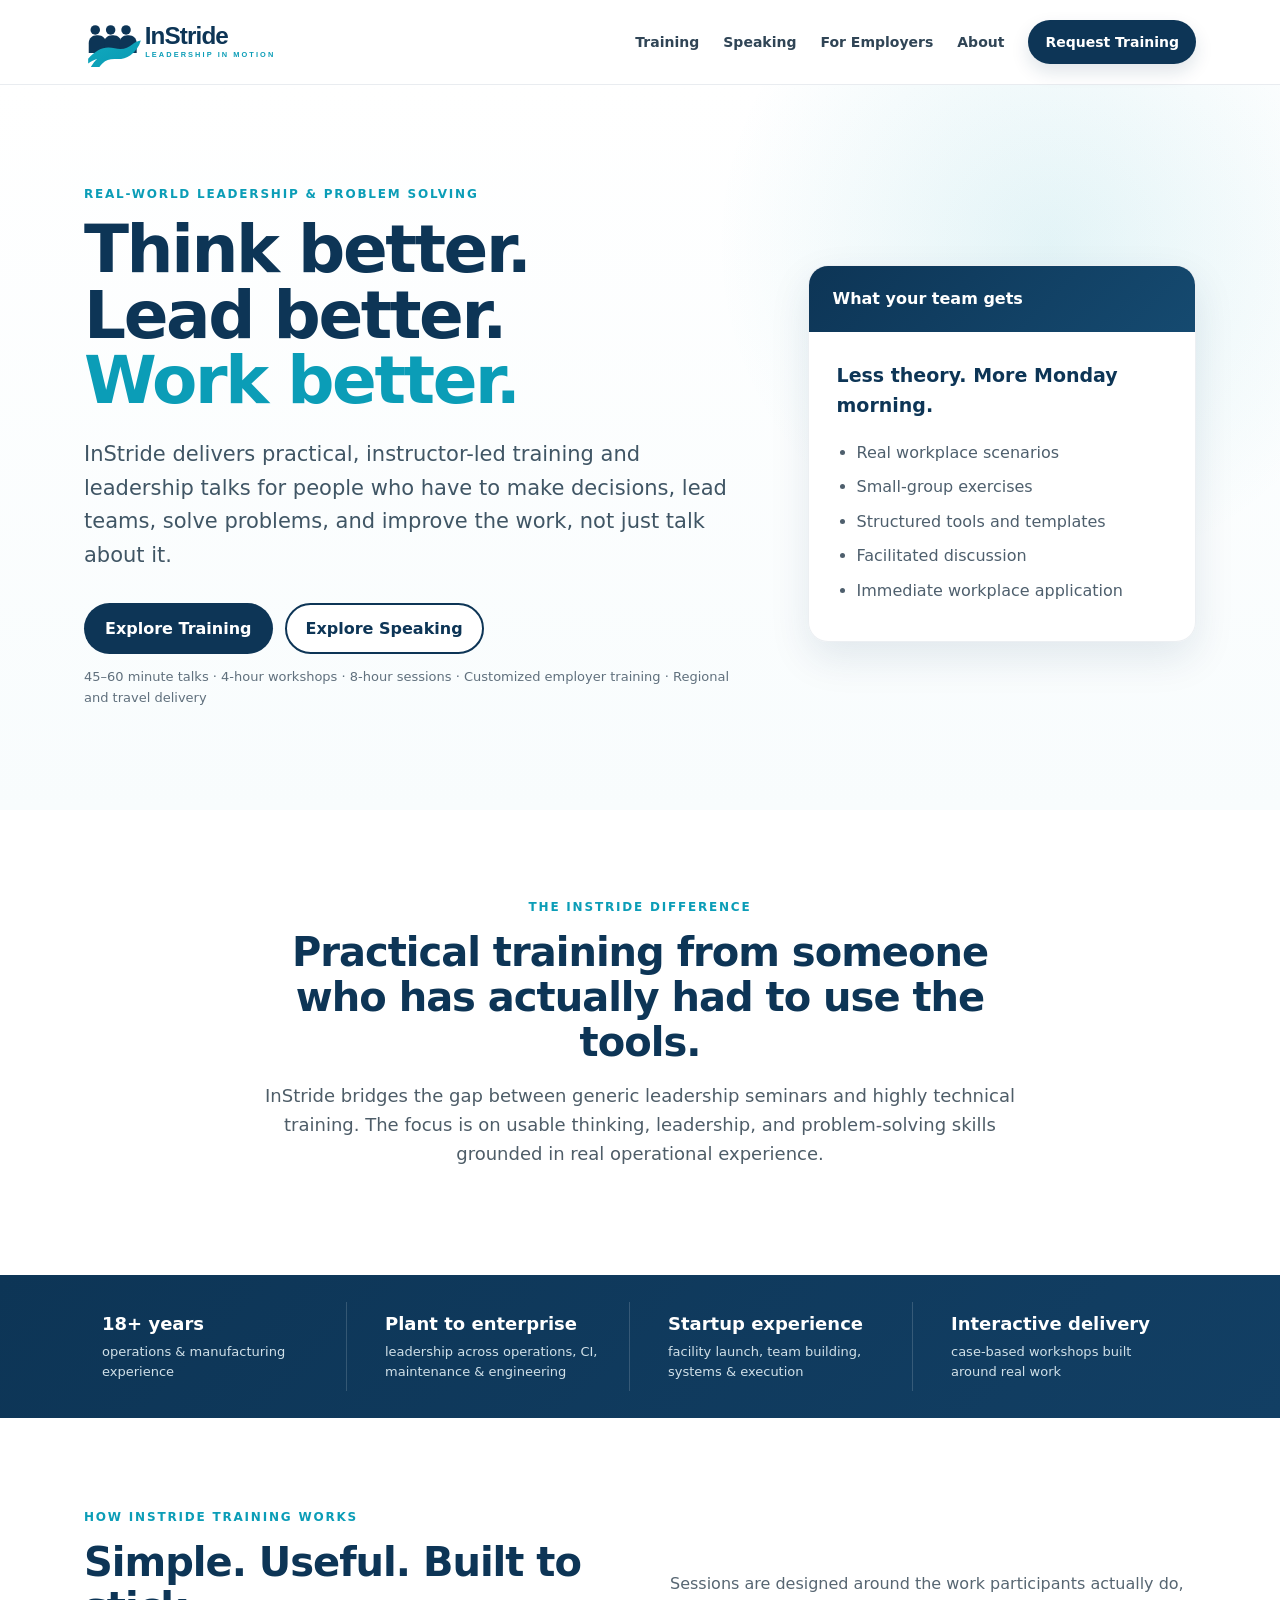
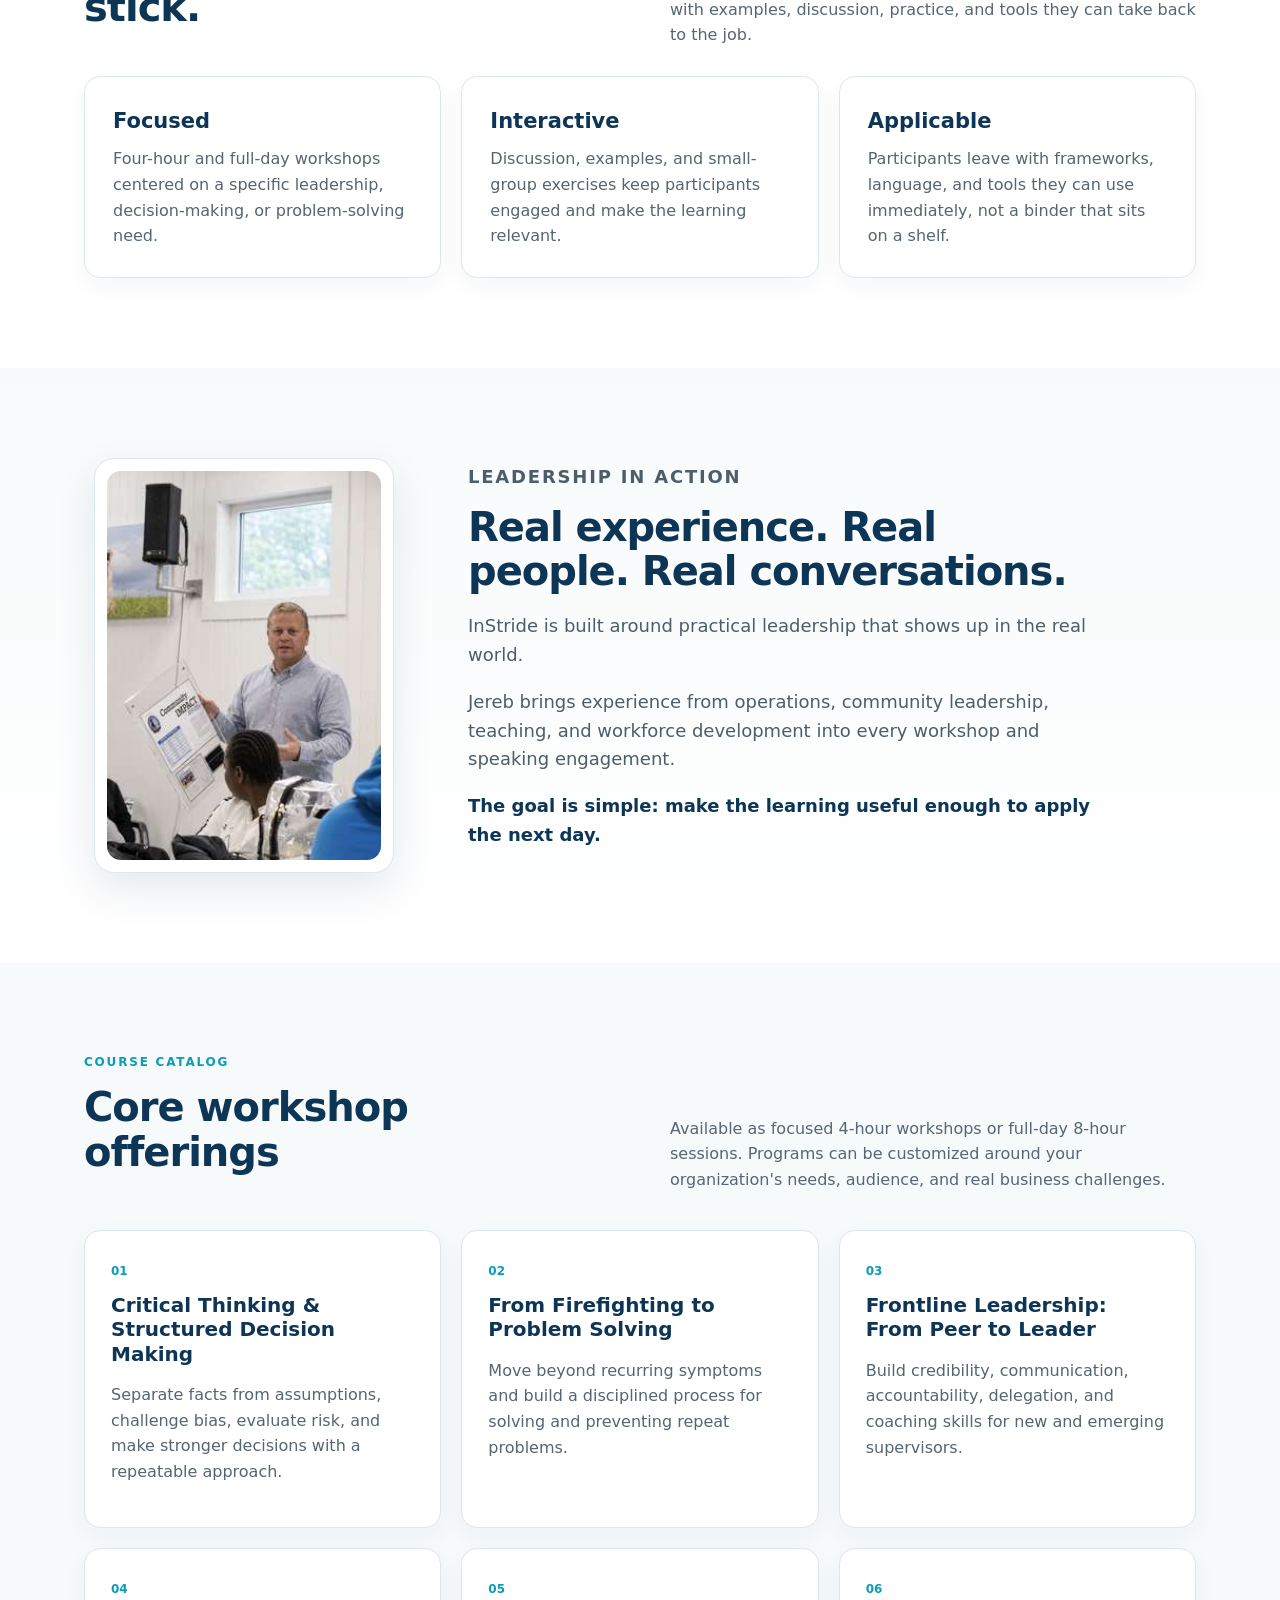
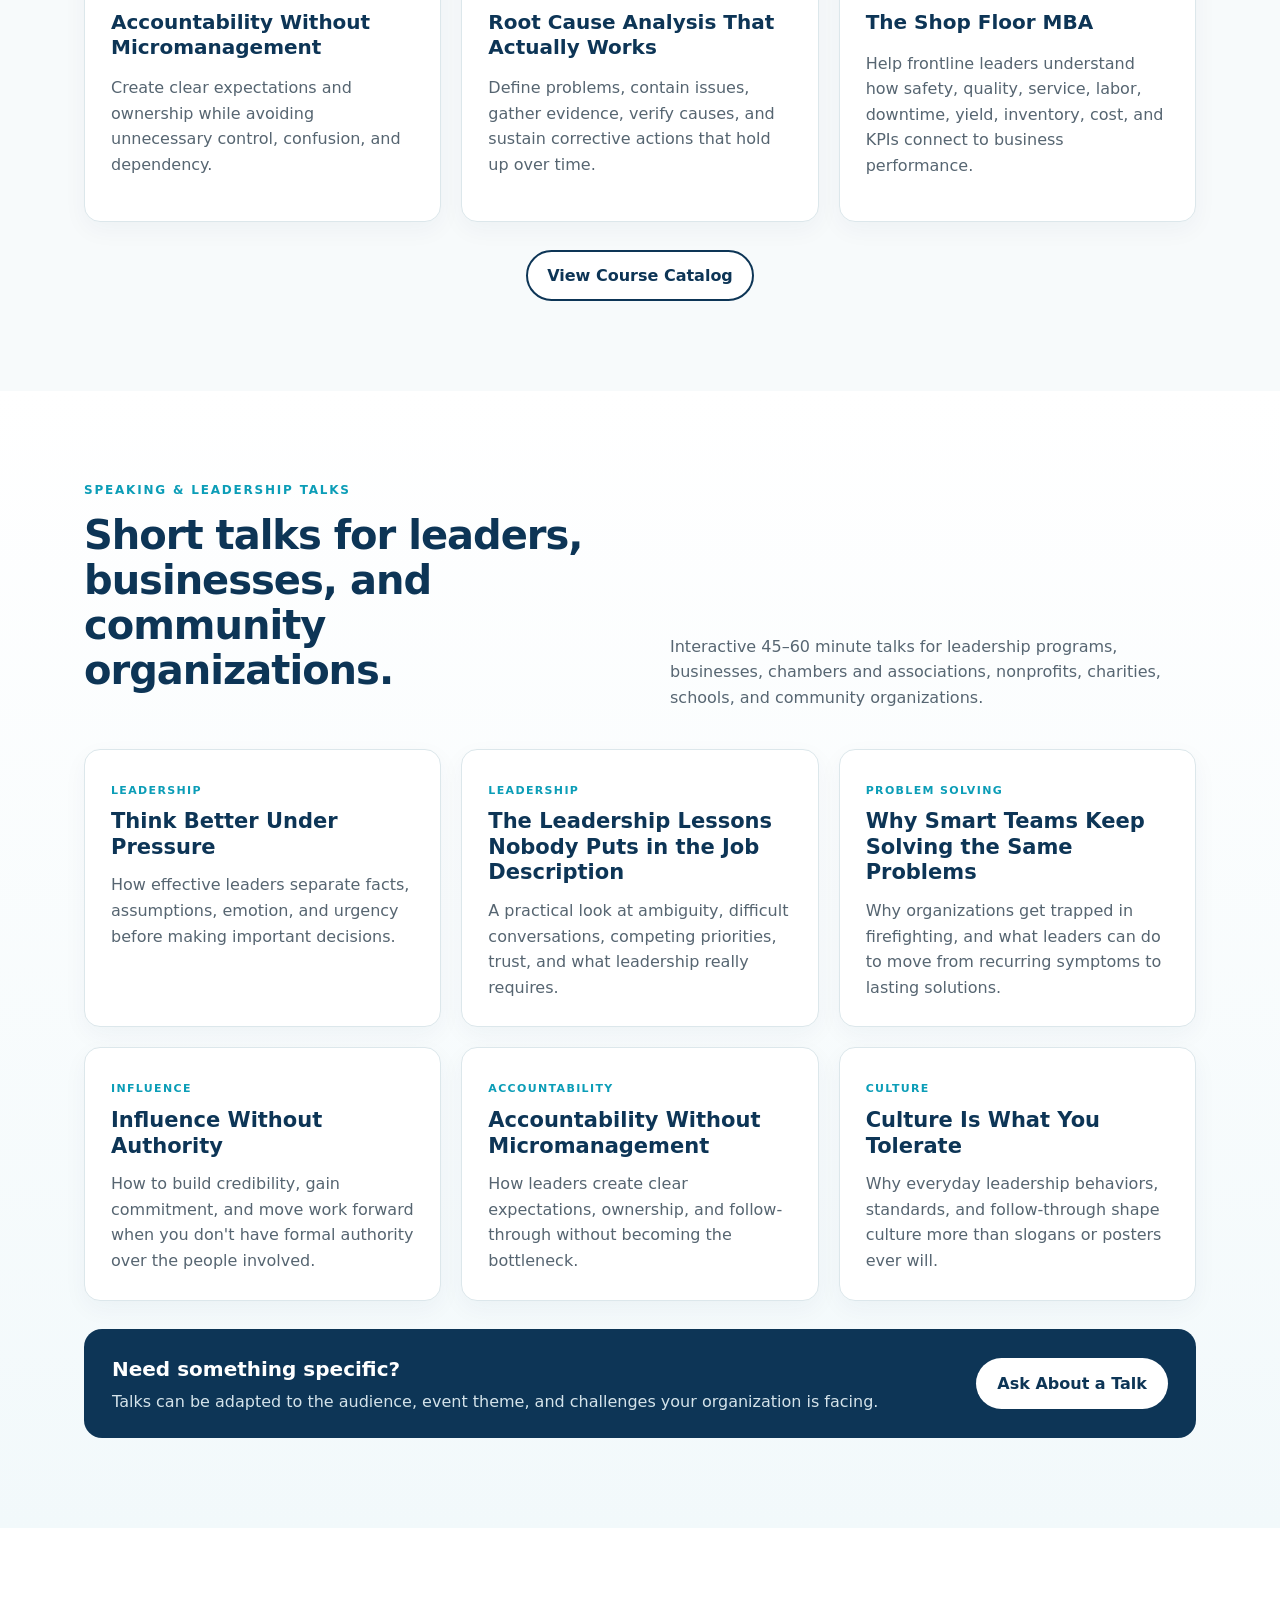
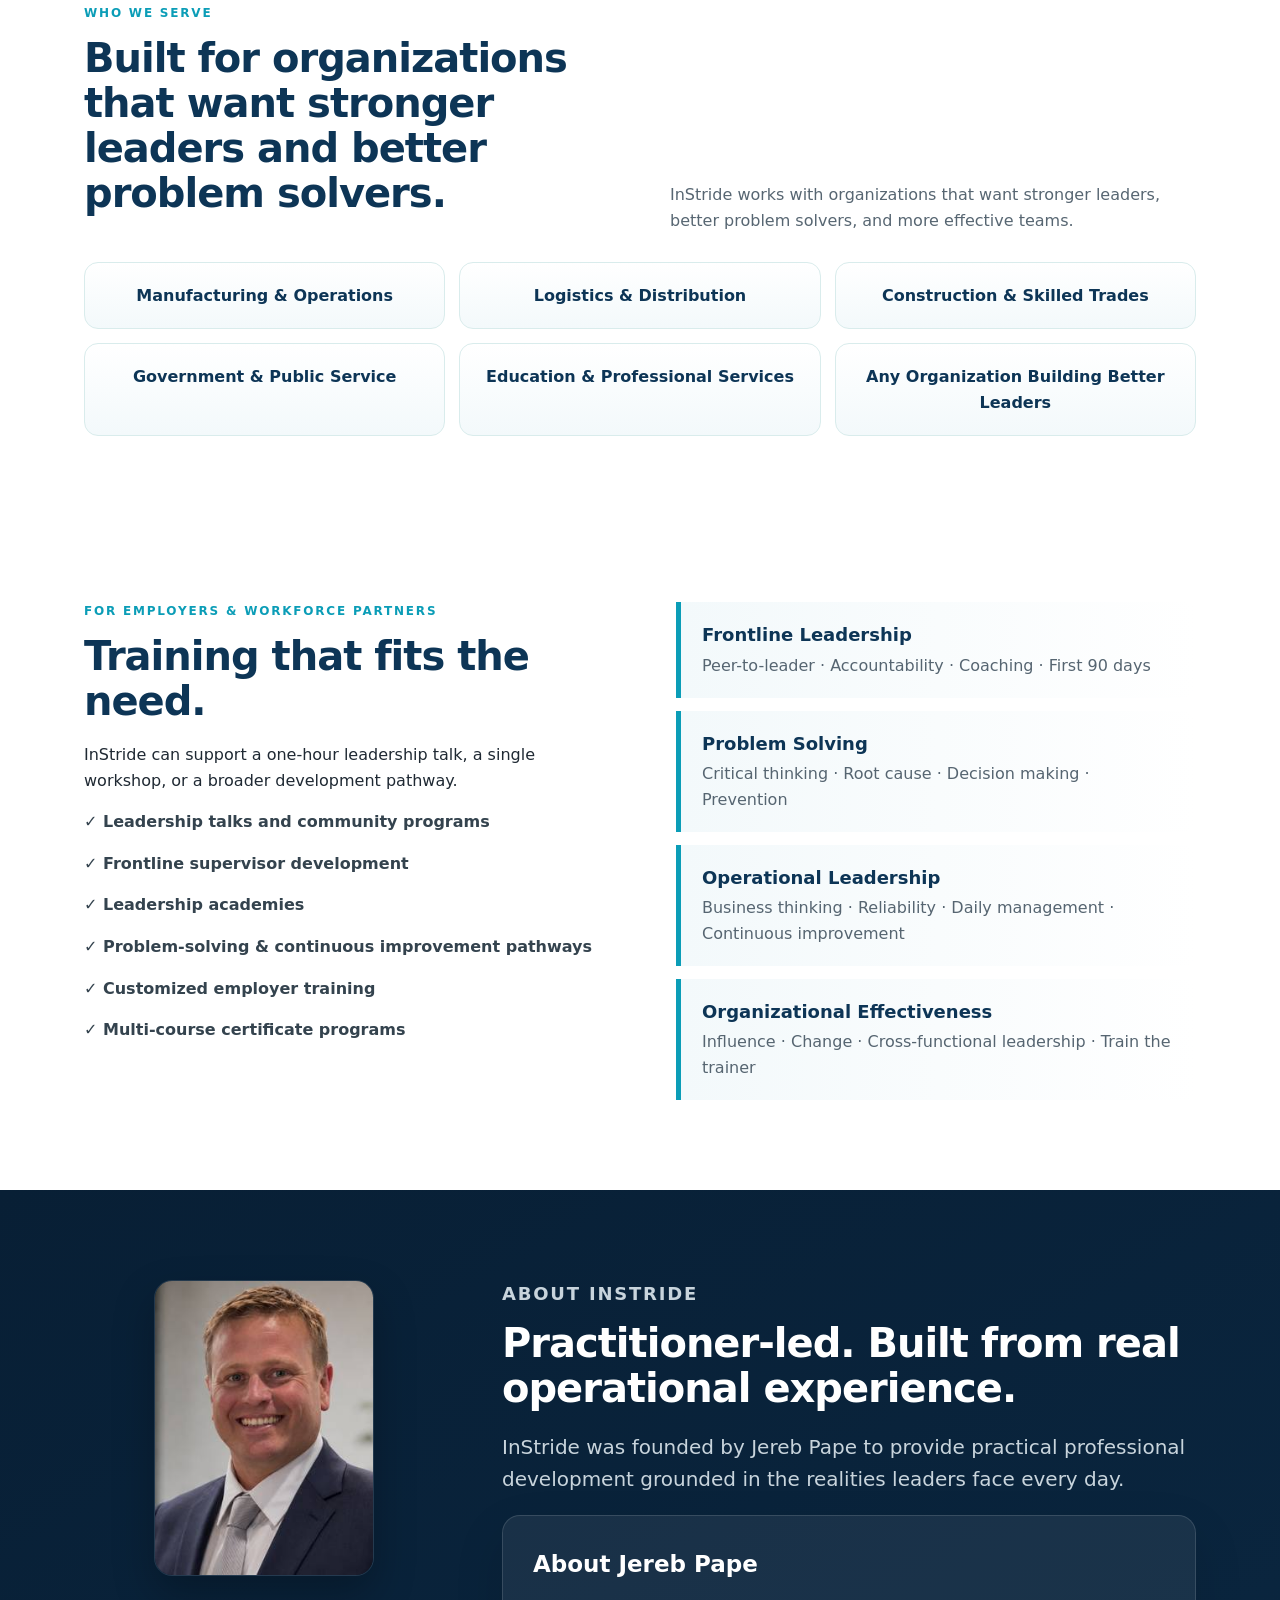
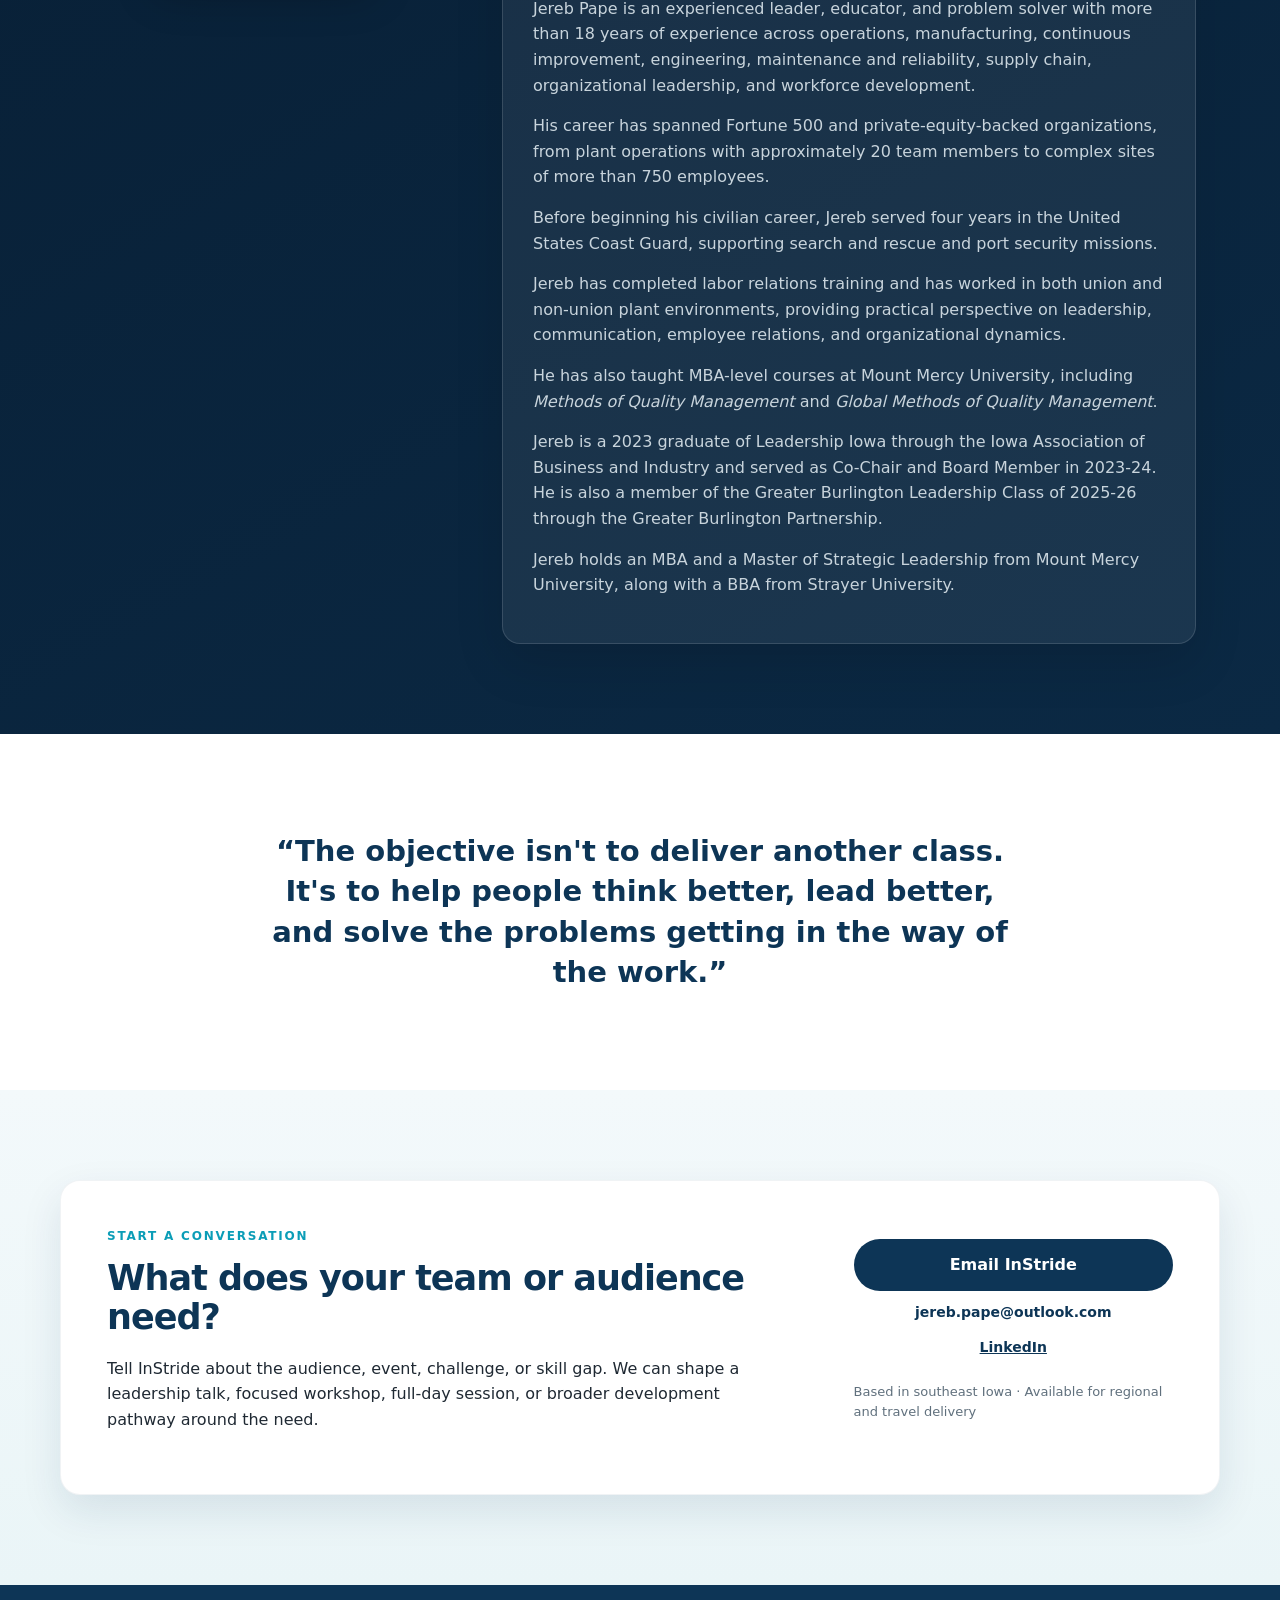
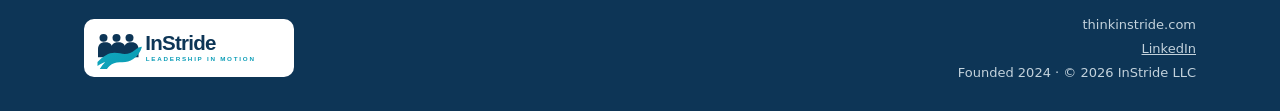
<file: index.html>
<!DOCTYPE html>
<html lang="en">
<head>
  <meta charset="UTF-8" />
  <meta name="viewport" content="width=device-width, initial-scale=1.0" />
  <meta name="description" content="InStride delivers practical, real-world leadership, problem-solving and continuous improvement training, workshops, and leadership talks for employers and community organizations." />
  <meta name="theme-color" content="#0d3556" />
  <link rel="canonical" href="https://thinkinstride.com/" />
  <title>InStride | Leadership Training, Problem Solving & Speaking</title>
  <link rel="stylesheet" href="styles.css" />
</head>
<body>
  <header class="site-header">
    <div class="container nav-wrap">
      <a class="brand brand-logo" href="#top" aria-label="InStride home"><img src="assets/instride-logo.svg" alt="InStride, Leadership in Motion" /></a>
      <button class="menu-btn" aria-label="Open navigation" onclick="document.body.classList.toggle('menu-open')">☰</button>
      <nav>
        <a href="#training">Training</a>
        <a href="#speaking">Speaking</a>
        <a href="#employers">For Employers</a>
        <a href="#about">About</a>
        <a class="nav-cta" href="#contact">Request Training</a>
      </nav>
    </div>
  </header>

  <main id="top">
    <section class="hero">
      <div class="container hero-grid">
        <div>
          <p class="eyebrow">REAL-WORLD LEADERSHIP & PROBLEM SOLVING</p>
          <h1>Think better.<br/>Lead better.<br/><span>Work better.</span></h1>
          <p class="lead">InStride delivers practical, instructor-led training and leadership talks for people who have to make decisions, lead teams, solve problems, and improve the work, not just talk about it.</p>
          <div class="hero-actions">
            <a class="btn primary" href="#training">Explore Training</a>
            <a class="btn secondary" href="#speaking">Explore Speaking</a>
          </div>
          <p class="micro">45–60 minute talks · 4-hour workshops · 8-hour sessions · Customized employer training · Regional and travel delivery</p>
        </div>
        <aside class="hero-card">
          <div class="hero-card-top">What your team gets</div>
          <div class="hero-card-body">
            <p><strong>Less theory. More Monday morning.</strong></p>
            <ul>
              <li>Real workplace scenarios</li>
              <li>Small-group exercises</li>
              <li>Structured tools and templates</li>
              <li>Facilitated discussion</li>
              <li>Immediate workplace application</li>
            </ul>
          </div>
        </aside>
      </div>
    </section>

    <section class="intro">
      <div class="container narrow center">
        <p class="eyebrow">THE INSTRIDE DIFFERENCE</p>
        <h2>Practical training from someone who has actually had to use the tools.</h2>
        <p>InStride bridges the gap between generic leadership seminars and highly technical training. The focus is on usable thinking, leadership, and problem-solving skills grounded in real operational experience.</p>
      </div>
    </section>

    <section class="proof-strip" aria-label="InStride experience highlights">
      <div class="container proof-grid">
        <div><strong>18+ years</strong><span>operations & manufacturing experience</span></div>
        <div><strong>Plant to enterprise</strong><span>leadership across operations, CI, maintenance & engineering</span></div>
        <div><strong>Startup experience</strong><span>facility launch, team building, systems & execution</span></div>
        <div><strong>Interactive delivery</strong><span>case-based workshops built around real work</span></div>
      </div>
    </section>

    <section class="section method-section">
      <div class="container">
        <div class="section-heading compact">
          <div><p class="eyebrow">HOW INSTRIDE TRAINING WORKS</p><h2>Simple. Useful. Built to stick.</h2></div>
          <p>Sessions are designed around the work participants actually do, with examples, discussion, practice, and tools they can take back to the job.</p>
        </div>
        <div class="method-grid">
          <article class="method-card"><h3>Focused</h3><p>Four-hour and full-day workshops centered on a specific leadership, decision-making, or problem-solving need.</p></article>
          <article class="method-card"><h3>Interactive</h3><p>Discussion, examples, and small-group exercises keep participants engaged and make the learning relevant.</p></article>
          <article class="method-card"><h3>Applicable</h3><p>Participants leave with frameworks, language, and tools they can use immediately, not a binder that sits on a shelf.</p></article>
        </div>
      </div>
    </section>

    <section class="section action-section">
      <div class="container action-grid">
        <div class="action-photo-card">
          <img src="assets/jereb-community-impact.svg" alt="Jereb Pape speaking to a group and holding a Community Impact presentation board" />
        </div>
        <div class="action-copy">
          <p class="eyebrow">LEADERSHIP IN ACTION</p>
          <h2>Real experience. Real people. Real conversations.</h2>
          <p>InStride is built around practical leadership that shows up in the real world.</p>
          <p>Jereb brings experience from operations, community leadership, teaching, and workforce development into every workshop and speaking engagement.</p>
          <p>The goal is simple: make the learning useful enough to apply the next day.</p>
        </div>
      </div>
    </section>

    <section id="training" class="section alt">
      <div class="container">
        <div class="section-heading">
          <div><p class="eyebrow">COURSE CATALOG</p><h2>Core workshop offerings</h2></div>
          <p>Available as focused 4-hour workshops or full-day 8-hour sessions. Programs can be customized around your organization's needs, audience, and real business challenges.</p>
        </div>
        <div class="course-grid">
          <article class="course"><span>01</span><h3>Critical Thinking & Structured Decision Making</h3><p>Separate facts from assumptions, challenge bias, evaluate risk, and make stronger decisions with a repeatable approach.</p></article>
          <article class="course"><span>02</span><h3>From Firefighting to Problem Solving</h3><p>Move beyond recurring symptoms and build a disciplined process for solving and preventing repeat problems.</p></article>
          <article class="course"><span>03</span><h3>Frontline Leadership: From Peer to Leader</h3><p>Build credibility, communication, accountability, delegation, and coaching skills for new and emerging supervisors.</p></article>
          <article class="course"><span>04</span><h3>Accountability Without Micromanagement</h3><p>Create clear expectations and ownership while avoiding unnecessary control, confusion, and dependency.</p></article>
          <article class="course"><span>05</span><h3>Root Cause Analysis That Actually Works</h3><p>Define problems, contain issues, gather evidence, verify causes, and sustain corrective actions that hold up over time.</p></article>
          <article class="course"><span>06</span><h3>The Shop Floor MBA</h3><p>Help frontline leaders understand how safety, quality, service, labor, downtime, yield, inventory, cost, and KPIs connect to business performance.</p></article>
        </div>
        <div style="margin-top:28px;text-align:center;">
          <a class="btn secondary" href="course-catalog.html">View Course Catalog</a>
        </div>
      </div>
    </section>

    <section id="speaking" class="section speaking-section">
      <div class="container">
        <div class="section-heading">
          <div><p class="eyebrow">SPEAKING & LEADERSHIP TALKS</p><h2>Short talks for leaders, businesses, and community organizations.</h2></div>
          <p>Interactive 45–60 minute talks for leadership programs, businesses, chambers and associations, nonprofits, charities, schools, and community organizations.</p>
        </div>
        <div class="talk-grid">
          <article class="talk-card"><span>LEADERSHIP</span><h3>Think Better Under Pressure</h3><p>How effective leaders separate facts, assumptions, emotion, and urgency before making important decisions.</p></article>
          <article class="talk-card"><span>LEADERSHIP</span><h3>The Leadership Lessons Nobody Puts in the Job Description</h3><p>A practical look at ambiguity, difficult conversations, competing priorities, trust, and what leadership really requires.</p></article>
          <article class="talk-card"><span>PROBLEM SOLVING</span><h3>Why Smart Teams Keep Solving the Same Problems</h3><p>Why organizations get trapped in firefighting, and what leaders can do to move from recurring symptoms to lasting solutions.</p></article>
          <article class="talk-card"><span>INFLUENCE</span><h3>Influence Without Authority</h3><p>How to build credibility, gain commitment, and move work forward when you don't have formal authority over the people involved.</p></article>
          <article class="talk-card"><span>ACCOUNTABILITY</span><h3>Accountability Without Micromanagement</h3><p>How leaders create clear expectations, ownership, and follow-through without becoming the bottleneck.</p></article>
          <article class="talk-card"><span>CULTURE</span><h3>Culture Is What You Tolerate</h3><p>Why everyday leadership behaviors, standards, and follow-through shape culture more than slogans or posters ever will.</p></article>
        </div>
        <div class="speaking-cta">
          <div><strong>Need something specific?</strong><p>Talks can be adapted to the audience, event theme, and challenges your organization is facing.</p></div>
          <a class="btn primary" href="#contact">Ask About a Talk</a>
        </div>
      </div>
    </section>

    <section class="section who">
      <div class="container">
        <div class="section-heading compact">
          <div><p class="eyebrow">WHO WE SERVE</p><h2>Built for organizations that want stronger leaders and better problem solvers.</h2></div>
          <p>InStride works with organizations that want stronger leaders, better problem solvers, and more effective teams.</p>
        </div>
        <div class="industry-grid">
          <div>Manufacturing & Operations</div>
          <div>Logistics & Distribution</div>
          <div>Construction & Skilled Trades</div>
          <div>Government & Public Service</div>
          <div>Education & Professional Services</div>
          <div>Any Organization Building Better Leaders</div>
        </div>
      </div>
    </section>

    <section id="employers" class="section">
      <div class="container split">
        <div>
          <p class="eyebrow">FOR EMPLOYERS & WORKFORCE PARTNERS</p>
          <h2>Training that fits the need.</h2>
          <p>InStride can support a one-hour leadership talk, a single workshop, or a broader development pathway.</p>
          <div class="checks">
            <p>✓ Leadership talks and community programs</p>
            <p>✓ Frontline supervisor development</p>
            <p>✓ Leadership academies</p>
            <p>✓ Problem-solving & continuous improvement pathways</p>
            <p>✓ Customized employer training</p>
            <p>✓ Multi-course certificate programs</p>
          </div>
        </div>
        <div class="pathways">
          <div><strong>Frontline Leadership</strong><span>Peer-to-leader · Accountability · Coaching · First 90 days</span></div>
          <div><strong>Problem Solving</strong><span>Critical thinking · Root cause · Decision making · Prevention</span></div>
          <div><strong>Operational Leadership</strong><span>Business thinking · Reliability · Daily management · Continuous improvement</span></div>
          <div><strong>Organizational Effectiveness</strong><span>Influence · Change · Cross-functional leadership · Train the trainer</span></div>
        </div>
      </div>
    </section>

    <section id="about" class="section dark">
      <div class="container about-grid">
        <div class="about-photo-wrap" style="max-width:220px;position:static;margin:0 auto;">
          <img class="about-photo" style="display:block;width:100%;max-width:220px;margin:0 auto;border-radius:18px;border:1px solid rgba(255,255,255,.11);box-shadow:0 18px 40px rgba(0,0,0,.25);" src="assets/jereb-headshot.svg" alt="Jereb Pape headshot" />
        </div>
        <div>
          <p class="eyebrow light">ABOUT INSTRIDE</p>
          <h2>Practitioner-led. Built from real operational experience.</h2>
          <p class="about-lead">InStride was founded by Jereb Pape to provide practical professional development grounded in the realities leaders face every day.</p>
          <div class="bio-card">
            <h3>About Jereb Pape</h3>
            <p>Jereb Pape is an experienced leader, educator, and problem solver with more than 18 years of experience across operations, manufacturing, continuous improvement, engineering, maintenance and reliability, supply chain, organizational leadership, and workforce development.</p>
            <p>His career has spanned Fortune 500 and private-equity-backed organizations, from plant operations with approximately 20 team members to complex sites of more than 750 employees.</p>
            <p>Before beginning his civilian career, Jereb served four years in the United States Coast Guard, supporting search and rescue and port security missions.</p>
            <p>Jereb has completed labor relations training and has worked in both union and non-union plant environments, providing practical perspective on leadership, communication, employee relations, and organizational dynamics.</p>
            <p>He has also taught MBA-level courses at Mount Mercy University, including <em>Methods of Quality Management</em> and <em>Global Methods of Quality Management</em>.</p>
            <p>Jereb is a 2023 graduate of Leadership Iowa through the Iowa Association of Business and Industry and served as Co-Chair and Board Member in 2023-24. He is also a member of the Greater Burlington Leadership Class of 2025-26 through the Greater Burlington Partnership.</p>
            <p>Jereb holds an MBA and a Master of Strategic Leadership from Mount Mercy University, along with a BBA from Strayer University.</p>
          </div>
        </div>
      </div>
    </section>

    <section class="section quote-section">
      <div class="container narrow center">
        <p class="quote">“The objective isn't to deliver another class. It's to help people think better, lead better, and solve the problems getting in the way of the work.”</p>
      </div>
    </section>

    <section id="contact" class="section contact">
      <div class="container contact-card">
        <div>
          <p class="eyebrow">START A CONVERSATION</p>
          <h2>What does your team or audience need?</h2>
          <p>Tell InStride about the audience, event, challenge, or skill gap. We can shape a leadership talk, focused workshop, full-day session, or broader development pathway around the need.</p>
        </div>
        <div class="contact-actions">
          <a class="btn primary wide" href="mailto:jereb.pape@outlook.com?subject=InStride%20Training%20or%20Speaking%20Inquiry">Email InStride</a>
          <p class="contact-email">jereb.pape@outlook.com</p>
          <a class="contact-email" href="https://www.linkedin.com/in/jereb-pape-2ba810254" target="_blank" rel="noopener noreferrer">LinkedIn</a>
          <p class="micro">Based in southeast Iowa · Available for regional and travel delivery</p>
        </div>
      </div>
    </section>
  </main>

  <footer>
    <div class="container footer-wrap">
      <a class="footer-logo" href="#top" aria-label="Back to top"><img src="assets/instride-logo.svg" alt="InStride, Leadership in Motion" /></a>
      <div><span>thinkinstride.com</span><span><a href="https://www.linkedin.com/in/jereb-pape-2ba810254" target="_blank" rel="noopener noreferrer">LinkedIn</a></span><span>Founded 2024 · © 2026 InStride LLC</span></div>
    </div>
  </footer>
</body>
</html>
</file>
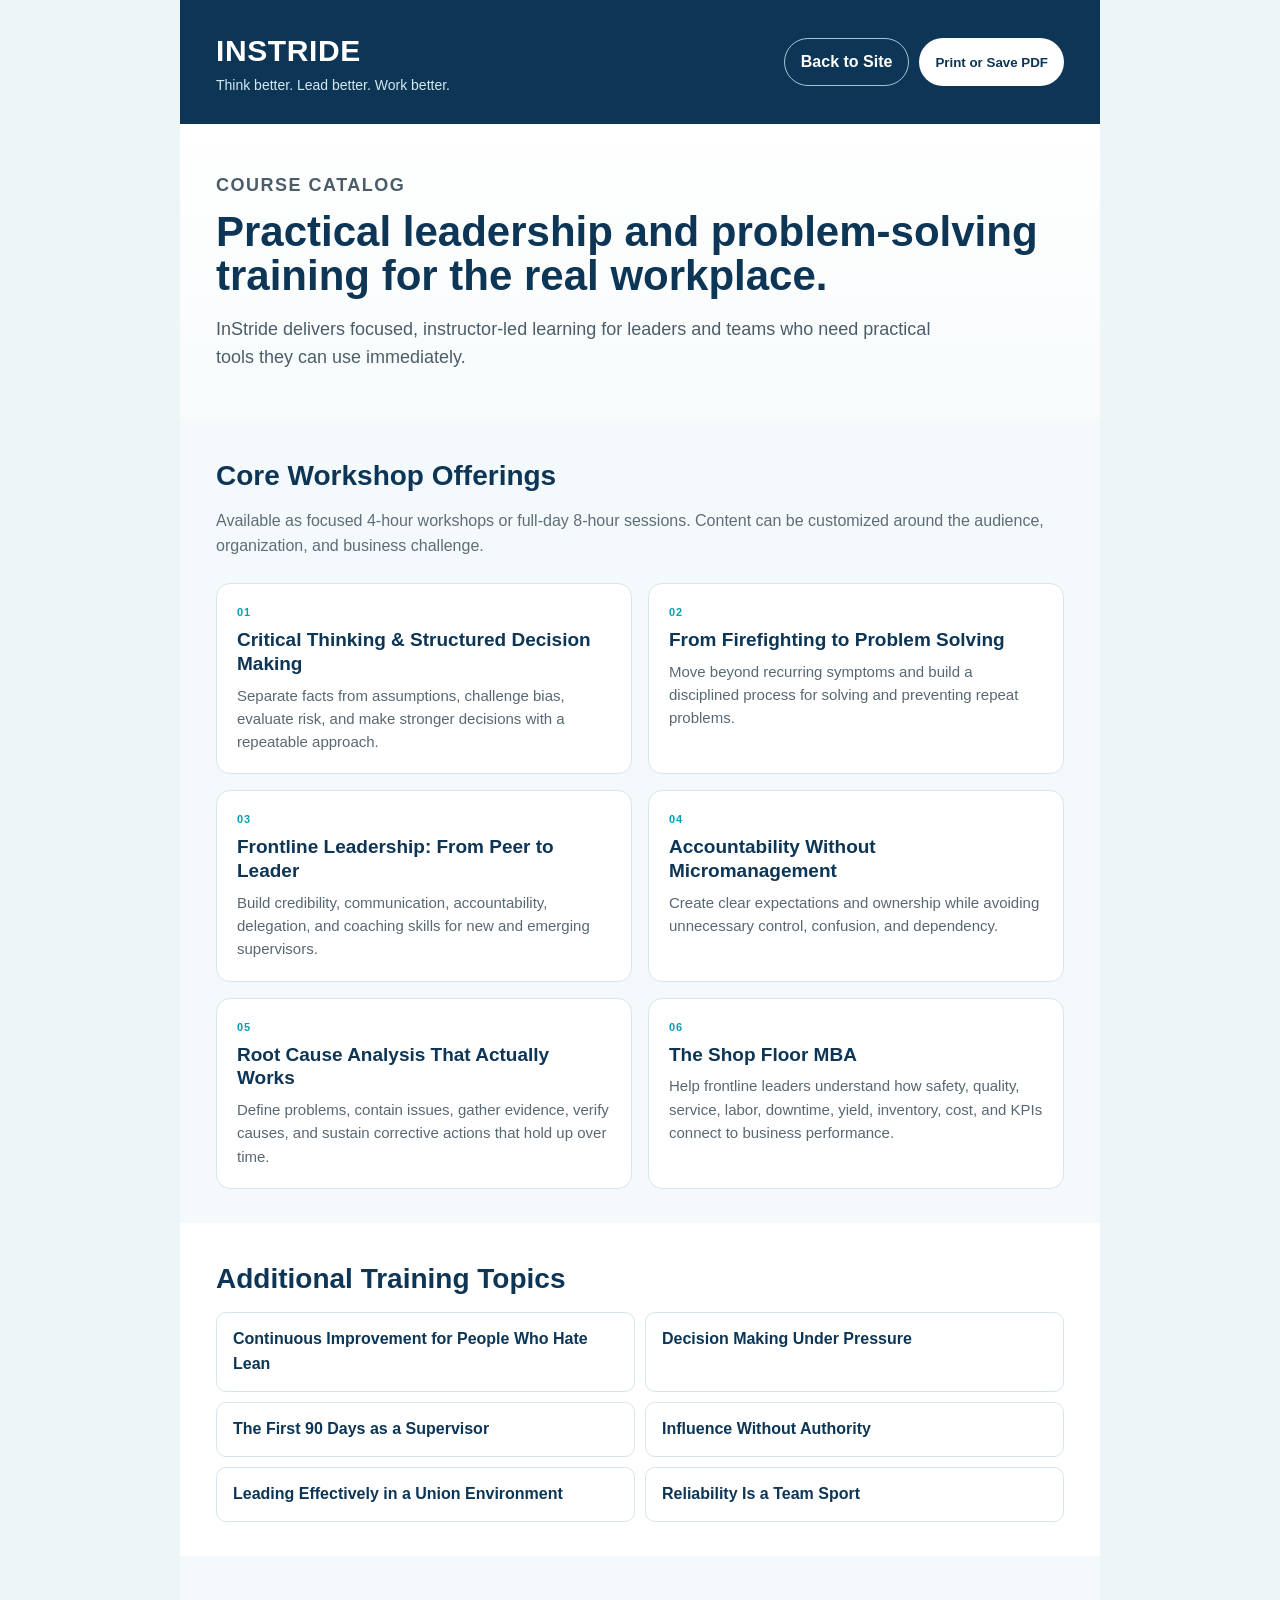
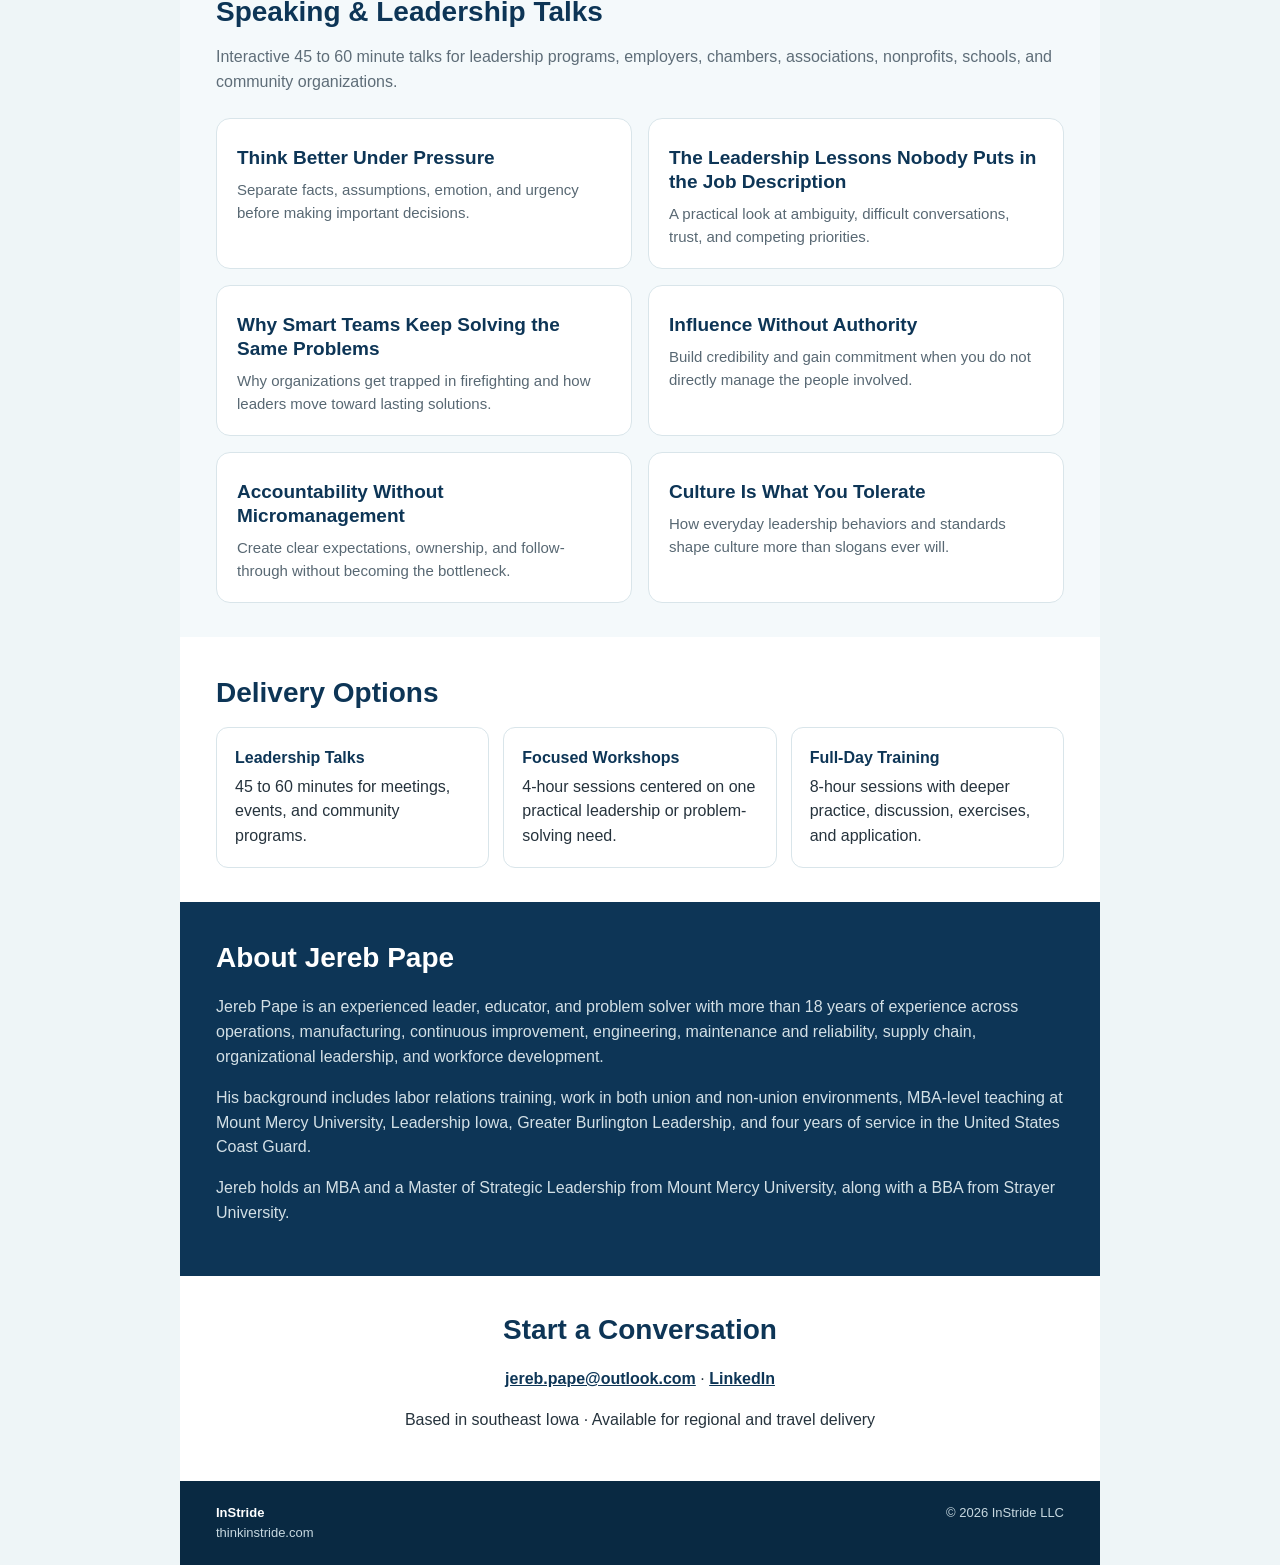
<file: course-catalog.html>
<!DOCTYPE html>
<html lang="en">
<head>
  <meta charset="UTF-8" />
  <meta name="viewport" content="width=device-width, initial-scale=1.0" />
  <title>InStride Course Catalog</title>
  <style>
    :root{--navy:#0d3556;--teal:#0b9db7;--light:#f4f9fb;--text:#26333d;--muted:#5e6d78;--line:#d9e5ea}
    *{box-sizing:border-box}body{margin:0;font-family:Arial,Helvetica,sans-serif;color:var(--text);background:#eef5f7;line-height:1.55}.wrap{max-width:920px;margin:0 auto;background:#fff;min-height:100vh}.top{padding:28px 36px;background:var(--navy);color:#fff;display:flex;justify-content:space-between;align-items:center;gap:20px}.brand{font-size:30px;font-weight:800;letter-spacing:.6px}.tag{color:#d4e9ef;font-size:14px}.actions{display:flex;gap:10px}.btn{display:inline-block;padding:11px 16px;border-radius:999px;text-decoration:none;font-weight:700;border:0;cursor:pointer}.btn.light{background:#fff;color:var(--navy)}.btn.outline{border:1px solid #9ec9d4;color:#fff;background:transparent}.hero{padding:48px 36px 30px;background:linear-gradient(180deg,#fff,#f7fbfc)}.eyebrow{font-size:12px;font-weight:800;letter-spacing:1.5px;color:var(--teal);margin:0 0 10px}.hero h1{font-size:42px;line-height:1.05;color:var(--navy);margin:0 0 16px}.hero p{font-size:18px;color:#4d5d68;max-width:720px}.section{padding:34px 36px}.section.alt{background:var(--light)}h2{color:var(--navy);font-size:28px;margin:0 0 12px}.lead{color:var(--muted);margin:0 0 24px}.grid{display:grid;grid-template-columns:repeat(2,1fr);gap:16px}.card{border:1px solid var(--line);border-radius:14px;padding:20px;background:#fff}.card .num{font-size:11px;font-weight:800;color:var(--teal);letter-spacing:1px}.card h3{color:var(--navy);font-size:19px;line-height:1.25;margin:7px 0 8px}.card p{margin:0;color:#586873;font-size:15px}.mini{display:grid;grid-template-columns:repeat(2,1fr);gap:10px}.mini div{padding:14px 16px;background:#fff;border:1px solid var(--line);border-radius:10px;font-weight:700;color:var(--navy)}.formats{display:grid;grid-template-columns:repeat(3,1fr);gap:14px}.format{background:#fff;border:1px solid var(--line);border-radius:12px;padding:18px}.format strong{display:block;color:var(--navy);margin-bottom:4px}.bio{background:var(--navy);color:#eaf3f6;padding:34px 36px}.bio h2{color:#fff}.bio p{color:#d3e0e6}.contact{padding:32px 36px;text-align:center}.contact h2{margin-bottom:8px}.contact a{color:var(--navy);font-weight:700}.footer{padding:22px 36px;background:#092942;color:#c7d8e0;font-size:13px;display:flex;justify-content:space-between;gap:20px}.footer strong{color:#fff}
    @media(max-width:700px){.top{padding:20px;align-items:flex-start;flex-direction:column}.actions{width:100%}.actions .btn{flex:1;text-align:center}.hero{padding:34px 20px 24px}.hero h1{font-size:34px}.hero p{font-size:17px}.section,.bio,.contact{padding:28px 20px}.grid,.mini,.formats{grid-template-columns:1fr}.card{padding:18px}.footer{padding:20px;flex-direction:column}.brand{font-size:26px}}
    @media print{body{background:#fff}.wrap{max-width:none}.top{background:#fff;color:#000;border-bottom:2px solid #0d3556}.tag{color:#333}.actions{display:none}.section,.hero,.bio,.contact{break-inside:avoid}.bio{background:#fff;color:#000;border-top:2px solid #0d3556}.bio h2,.bio p{color:#000}.footer{background:#fff;color:#333;border-top:1px solid #ccc}.footer strong{color:#000}}
  </style>
</head>
<body>
  <div class="wrap">
    <header class="top">
      <div><div class="brand">INSTRIDE</div><div class="tag">Think better. Lead better. Work better.</div></div>
      <div class="actions"><a class="btn outline" href="index.html">Back to Site</a><button class="btn light" onclick="window.print()">Print or Save PDF</button></div>
    </header>

    <section class="hero">
      <p class="eyebrow">COURSE CATALOG</p>
      <h1>Practical leadership and problem-solving training for the real workplace.</h1>
      <p>InStride delivers focused, instructor-led learning for leaders and teams who need practical tools they can use immediately.</p>
    </section>

    <section class="section alt">
      <h2>Core Workshop Offerings</h2>
      <p class="lead">Available as focused 4-hour workshops or full-day 8-hour sessions. Content can be customized around the audience, organization, and business challenge.</p>
      <div class="grid">
        <article class="card"><div class="num">01</div><h3>Critical Thinking & Structured Decision Making</h3><p>Separate facts from assumptions, challenge bias, evaluate risk, and make stronger decisions with a repeatable approach.</p></article>
        <article class="card"><div class="num">02</div><h3>From Firefighting to Problem Solving</h3><p>Move beyond recurring symptoms and build a disciplined process for solving and preventing repeat problems.</p></article>
        <article class="card"><div class="num">03</div><h3>Frontline Leadership: From Peer to Leader</h3><p>Build credibility, communication, accountability, delegation, and coaching skills for new and emerging supervisors.</p></article>
        <article class="card"><div class="num">04</div><h3>Accountability Without Micromanagement</h3><p>Create clear expectations and ownership while avoiding unnecessary control, confusion, and dependency.</p></article>
        <article class="card"><div class="num">05</div><h3>Root Cause Analysis That Actually Works</h3><p>Define problems, contain issues, gather evidence, verify causes, and sustain corrective actions that hold up over time.</p></article>
        <article class="card"><div class="num">06</div><h3>The Shop Floor MBA</h3><p>Help frontline leaders understand how safety, quality, service, labor, downtime, yield, inventory, cost, and KPIs connect to business performance.</p></article>
      </div>
    </section>

    <section class="section">
      <h2>Additional Training Topics</h2>
      <div class="mini">
        <div>Continuous Improvement for People Who Hate Lean</div>
        <div>Decision Making Under Pressure</div>
        <div>The First 90 Days as a Supervisor</div>
        <div>Influence Without Authority</div>
        <div>Leading Effectively in a Union Environment</div>
        <div>Reliability Is a Team Sport</div>
      </div>
    </section>

    <section class="section alt">
      <h2>Speaking & Leadership Talks</h2>
      <p class="lead">Interactive 45 to 60 minute talks for leadership programs, employers, chambers, associations, nonprofits, schools, and community organizations.</p>
      <div class="grid">
        <article class="card"><h3>Think Better Under Pressure</h3><p>Separate facts, assumptions, emotion, and urgency before making important decisions.</p></article>
        <article class="card"><h3>The Leadership Lessons Nobody Puts in the Job Description</h3><p>A practical look at ambiguity, difficult conversations, trust, and competing priorities.</p></article>
        <article class="card"><h3>Why Smart Teams Keep Solving the Same Problems</h3><p>Why organizations get trapped in firefighting and how leaders move toward lasting solutions.</p></article>
        <article class="card"><h3>Influence Without Authority</h3><p>Build credibility and gain commitment when you do not directly manage the people involved.</p></article>
        <article class="card"><h3>Accountability Without Micromanagement</h3><p>Create clear expectations, ownership, and follow-through without becoming the bottleneck.</p></article>
        <article class="card"><h3>Culture Is What You Tolerate</h3><p>How everyday leadership behaviors and standards shape culture more than slogans ever will.</p></article>
      </div>
    </section>

    <section class="section">
      <h2>Delivery Options</h2>
      <div class="formats">
        <div class="format"><strong>Leadership Talks</strong>45 to 60 minutes for meetings, events, and community programs.</div>
        <div class="format"><strong>Focused Workshops</strong>4-hour sessions centered on one practical leadership or problem-solving need.</div>
        <div class="format"><strong>Full-Day Training</strong>8-hour sessions with deeper practice, discussion, exercises, and application.</div>
      </div>
    </section>

    <section class="bio">
      <h2>About Jereb Pape</h2>
      <p>Jereb Pape is an experienced leader, educator, and problem solver with more than 18 years of experience across operations, manufacturing, continuous improvement, engineering, maintenance and reliability, supply chain, organizational leadership, and workforce development.</p>
      <p>His background includes labor relations training, work in both union and non-union environments, MBA-level teaching at Mount Mercy University, Leadership Iowa, Greater Burlington Leadership, and four years of service in the United States Coast Guard.</p>
      <p>Jereb holds an MBA and a Master of Strategic Leadership from Mount Mercy University, along with a BBA from Strayer University.</p>
    </section>

    <section class="contact">
      <h2>Start a Conversation</h2>
      <p><a href="mailto:jereb.pape@outlook.com">jereb.pape@outlook.com</a> · <a href="https://www.linkedin.com/in/jereb-pape-2ba810254" target="_blank" rel="noopener noreferrer">LinkedIn</a></p>
      <p>Based in southeast Iowa · Available for regional and travel delivery</p>
    </section>

    <footer class="footer"><div><strong>InStride</strong><br>thinkinstride.com</div><div>© 2026 InStride LLC</div></footer>
  </div>
</body>
</html>
</file>
<file: styles.css>
:root{--navy:#0d3556;--navy2:#081f35;--teal:#0b9db7;--teal2:#17a9bf;--light:#f3f9fb;--text:#1f2933;--muted:#60707d;--white:#fff;--line:#dce7eb;--max:1160px;--shadow:0 16px 40px rgba(13,53,86,.10)}*{box-sizing:border-box}html{scroll-behavior:smooth}body{margin:0;font-family:Inter,ui-sans-serif,system-ui,-apple-system,BlinkMacSystemFont,"Segoe UI",sans-serif;color:var(--text);background:#fff;line-height:1.6}a{color:inherit}.container{max-width:var(--max);margin:auto;padding:0 24px}.narrow{max-width:820px}.center{text-align:center}.site-header{position:sticky;top:0;z-index:20;background:rgba(255,255,255,.95);border-bottom:1px solid rgba(13,53,86,.09);backdrop-filter:blur(14px)}.nav-wrap{min-height:84px;display:flex;align-items:center;justify-content:space-between;gap:30px}.brand-logo{display:flex;align-items:center;text-decoration:none}.brand-logo img{width:225px;height:auto;display:block}nav{display:flex;align-items:center;gap:24px}nav a{text-decoration:none;font-weight:700;font-size:14px;color:#304556}nav a:hover{color:var(--teal)}.nav-cta{background:var(--navy);color:#fff!important;padding:11px 17px;border-radius:999px;box-shadow:0 8px 18px rgba(13,53,86,.13)}.menu-btn{display:none;border:0;background:none;font-size:24px;color:var(--navy)}.hero{padding:100px 0 88px;background:radial-gradient(circle at 82% 22%,rgba(11,157,183,.11),transparent 28%),linear-gradient(180deg,#fff 0%,#f8fcfd 100%)}.hero-grid{display:grid;grid-template-columns:1.35fr .8fr;gap:68px;align-items:center}.eyebrow{font-size:12px;font-weight:850;letter-spacing:1.8px;color:var(--teal);margin:0 0 13px}.hero h1{font-size:66px;line-height:.99;margin:0 0 25px;color:var(--navy);letter-spacing:-2.4px}.hero h1 span{color:var(--teal)}.lead{font-size:21px;max-width:730px;color:#405665}.hero-actions{display:flex;gap:12px;margin:30px 0 13px}.btn{display:inline-block;text-decoration:none;font-weight:800;padding:13px 21px;border-radius:999px;transition:transform .15s ease,box-shadow .15s ease,background .15s ease}.btn:hover{transform:translateY(-1px);box-shadow:0 10px 22px rgba(13,53,86,.14)}.primary{background:var(--navy);color:#fff}.primary:hover{background:#123f64}.secondary{border:2px solid var(--navy);color:var(--navy);padding:11px 19px;background:#fff}.wide{text-align:center;width:100%}.micro{font-size:13px;color:var(--muted)}.hero-card{background:rgba(255,255,255,.96);border:1px solid rgba(13,53,86,.08);border-radius:20px;box-shadow:var(--shadow);overflow:hidden}.hero-card-top{background:linear-gradient(135deg,var(--navy),#154a70);color:#fff;font-weight:850;padding:20px 24px}.hero-card-body{padding:28px}.hero-card-body p{font-size:19px;margin-top:0;color:var(--navy)}.hero-card ul{padding-left:20px;margin-bottom:0}.hero-card li{margin:9px 0;color:#4e5f6d}.intro{padding:88px 0}.intro h2,.section h2{font-size:40px;line-height:1.12;color:var(--navy);margin:0 0 18px;letter-spacing:-1px}.intro p:last-child{font-size:18px;color:#4e5d68}.proof-strip{background:linear-gradient(135deg,var(--navy),#123f64);color:#fff;padding:27px 0}.proof-grid{display:grid;grid-template-columns:repeat(4,1fr);gap:20px}.proof-grid div{padding:8px 18px;border-right:1px solid rgba(255,255,255,.16)}.proof-grid div:last-child{border-right:0}.proof-grid strong{display:block;font-size:18px}.proof-grid span{display:block;color:#d0e0e8;font-size:13px;margin-top:3px}.section{padding:90px 0}.alt{background:#f7fafb}.section-heading{display:grid;grid-template-columns:1fr 1fr;gap:60px;align-items:end;margin-bottom:38px}.section-heading.compact{margin-bottom:28px}.section-heading p:last-child{color:#576672;margin:0}.method-section{background:#fff}.method-grid{display:grid;grid-template-columns:repeat(3,1fr);gap:20px}.method-card{border:1px solid var(--line);border-radius:16px;padding:28px;background:#fff;box-shadow:0 8px 24px rgba(13,53,86,.045)}.method-card h3{font-size:21px;color:var(--navy);margin:0 0 8px}.method-card p{margin:0;color:#566571}.course-grid{display:grid;grid-template-columns:repeat(3,1fr);gap:20px}.course{background:#fff;border:1px solid var(--line);border-radius:16px;padding:26px;min-height:250px;box-shadow:0 8px 24px rgba(13,53,86,.045);transition:transform .17s ease,box-shadow .17s ease,border-color .17s ease}.course:hover{transform:translateY(-3px);box-shadow:0 14px 30px rgba(13,53,86,.085);border-color:#cae2e7}.course span{font-weight:850;color:var(--teal);font-size:12px}.course h3{font-size:20px;line-height:1.22;color:var(--navy);margin:10px 0 12px}.course p{color:#566571}.speaking-section{background:linear-gradient(180deg,#fff,#f2f9fb)}.talk-grid{display:grid;grid-template-columns:repeat(3,1fr);gap:20px}.talk-card{background:#fff;border:1px solid var(--line);border-radius:16px;padding:26px;box-shadow:0 8px 24px rgba(13,53,86,.045);transition:transform .17s ease,box-shadow .17s ease}.talk-card:hover{transform:translateY(-3px);box-shadow:0 14px 30px rgba(13,53,86,.085)}.talk-card span{display:inline-block;font-size:11px;font-weight:850;letter-spacing:1.35px;color:var(--teal);margin-bottom:10px}.talk-card h3{font-size:21px;line-height:1.22;color:var(--navy);margin:0 0 12px}.talk-card p{color:#566571;margin:0}.speaking-cta{margin-top:28px;background:var(--navy);color:#fff;border-radius:18px;padding:24px 28px;display:flex;align-items:center;justify-content:space-between;gap:30px}.speaking-cta strong{font-size:20px}.speaking-cta p{margin:4px 0 0;color:#d4e3ea}.speaking-cta .primary{background:#fff;color:var(--navy);white-space:nowrap}.who{padding-top:76px;padding-bottom:76px}.industry-grid{display:grid;grid-template-columns:repeat(3,1fr);gap:14px}.industry-grid div{background:linear-gradient(180deg,#fff,var(--light));border:1px solid #d9ecec;color:var(--navy);font-weight:800;padding:20px;border-radius:14px;text-align:center}.split{display:grid;grid-template-columns:1fr 1fr;gap:72px;align-items:start}.checks p{font-weight:750;color:#34434e}.pathways{display:grid;gap:13px}.pathways div{border-left:5px solid var(--teal);background:linear-gradient(90deg,var(--light),#fff);padding:19px 21px;border-radius:0 12px 12px 0}.pathways strong{display:block;color:var(--navy);font-size:18px}.pathways span{display:block;color:#566571;margin-top:3px}.dark{background:linear-gradient(150deg,var(--navy2),#0b2944);color:#eaf2f6}.dark h2{color:#fff}.dark p{color:#c8d4dc;font-size:18px}.light{color:#70d4d0}.about-grid{display:grid;grid-template-columns:360px 1fr;gap:58px;align-items:start}.about-photo-wrap{position:sticky;top:112px}.about-monogram{min-height:420px;border-radius:22px;border:1px solid rgba(255,255,255,.11);box-shadow:0 22px 55px rgba(0,0,0,.25);background:linear-gradient(145deg,#123f64,#0b9db7);display:flex;flex-direction:column;align-items:center;justify-content:center;color:#fff}.about-monogram span{font-size:88px;font-weight:900;line-height:1;letter-spacing:-5px}.about-monogram small{font-size:16px;font-weight:700;letter-spacing:.8px;margin-top:16px}.about-lead{font-size:20px!important}.bio-card{background:rgba(255,255,255,.065);border:1px solid rgba(255,255,255,.13);border-radius:18px;padding:30px;box-shadow:0 20px 50px rgba(0,0,0,.12)}.bio-card h3{margin:0 0 13px;color:#fff;font-size:23px}.bio-card p{font-size:16px;margin:0 0 15px}.quote-section{padding:68px 0}.quote{font-size:29px;line-height:1.4;color:var(--navy);font-weight:750}.contact{background:linear-gradient(180deg,var(--light),#eaf5f7)}.contact-card{background:#fff;border-radius:20px;padding:46px;display:grid;grid-template-columns:1.5fr .7fr;gap:62px;align-items:center;box-shadow:var(--shadow);border:1px solid rgba(13,53,86,.06)}.contact h2{font-size:35px}.contact-actions{display:flex;flex-direction:column;gap:7px}.contact-email{font-weight:800;color:var(--navy);font-size:14px;text-align:center;margin:3px 0}footer{background:var(--navy);color:#fff;padding:27px 0}.footer-wrap{display:flex;justify-content:space-between;gap:30px;align-items:center;font-size:13px}.footer-logo{display:block;background:#fff;border-radius:10px;padding:8px 10px}.footer-logo img{display:block;width:190px;height:auto}.footer-wrap span{display:block;color:#c3d2dc;margin-top:3px}.footer-wrap>div:last-child{text-align:right}.action-section{background:linear-gradient(180deg,#f7fafb,#fff)}.action-grid{display:grid;grid-template-columns:320px 1fr;gap:64px;align-items:center}.action-photo-card{max-width:300px;margin:auto;padding:12px;background:#fff;border:1px solid var(--line);border-radius:20px;box-shadow:var(--shadow)}.action-photo-card img{display:block;width:100%;height:auto;border-radius:14px}.action-copy{max-width:640px}.action-copy h2{font-size:40px}.action-copy p{font-size:18px;color:#4e5d68}.action-copy p:last-child{font-weight:750;color:var(--navy)}@media(max-width:900px){.proof-grid{grid-template-columns:repeat(2,1fr)}.proof-grid div:nth-child(2){border-right:0}.industry-grid,.method-grid,.talk-grid{grid-template-columns:repeat(2,1fr)}.brand-logo img{width:200px}.about-grid{grid-template-columns:300px 1fr;gap:38px}nav{gap:18px}.action-grid{grid-template-columns:260px 1fr;gap:40px}}@media(max-width:800px){html{scroll-padding-top:72px}.container{padding:0 18px}.site-header{backdrop-filter:blur(10px)}.nav-wrap{min-height:68px;gap:12px}.brand-logo img{width:154px}.menu-btn{display:flex;align-items:center;justify-content:center;width:46px;height:46px;border-radius:12px;font-size:27px;cursor:pointer;color:var(--navy);background:#f4f8fa}.menu-btn:active{background:#e8f1f4}nav{display:none}.menu-open nav{display:flex;position:absolute;top:68px;left:0;right:0;background:#fff;flex-direction:column;align-items:stretch;gap:4px;padding:10px 18px 18px;border-bottom:1px solid var(--line);box-shadow:0 16px 30px rgba(13,53,86,.12)}.menu-open nav a{display:block;padding:13px 14px;border-radius:10px;font-size:16px}.menu-open nav a:not(.nav-cta):active{background:#f3f8fa}.menu-open .nav-cta{text-align:center;margin-top:4px;padding:13px 16px}.hero{padding:48px 0 46px;background:linear-gradient(180deg,#fff 0%,#f5fbfc 100%)}.hero-grid,.split,.section-heading,.contact-card,.about-grid,.action-grid{grid-template-columns:1fr}.hero-grid{gap:30px}.hero h1{font-size:43px;line-height:1.01;letter-spacing:-1.5px;margin-bottom:18px}.lead{font-size:18px;line-height:1.55}.eyebrow{font-size:11px;letter-spacing:1.45px}.hero-actions{flex-direction:column;align-items:stretch;gap:10px;margin:24px 0 13px}.hero-actions .btn{width:100%;text-align:center}.btn{min-height:48px;padding:13px 18px}.secondary{padding:11px 18px}.hero-card{border-radius:16px}.hero-card-top{padding:16px 18px}.hero-card-body{padding:20px}.hero-card-body p{font-size:17px}.intro{padding:58px 0}.intro h2,.section h2,.action-copy h2{font-size:31px;line-height:1.16;letter-spacing:-.6px}.intro p:last-child,.action-copy p{font-size:17px}.proof-strip{padding:18px 0}.proof-grid{grid-template-columns:1fr;gap:0}.proof-grid div{border-right:0;border-bottom:1px solid rgba(255,255,255,.14);padding:12px 0}.proof-grid div:last-child{border-bottom:0}.proof-grid strong{font-size:17px}.section{padding:58px 0}.section-heading{gap:8px;margin-bottom:25px}.section-heading.compact{margin-bottom:23px}.section-heading p:last-child{font-size:16px}.course-grid,.method-grid,.talk-grid,.industry-grid{grid-template-columns:1fr;gap:14px}.method-card,.course,.talk-card{padding:21px;border-radius:14px;min-height:0}.course h3,.talk-card h3,.method-card h3{font-size:19px}.course p,.talk-card p,.method-card p{font-size:15.5px}.who{padding:54px 0}.industry-grid div{padding:16px 15px;text-align:left}.split,.about-grid{gap:30px}.checks p{font-size:15.5px;margin:10px 0}.pathways div{padding:16px 17px}.pathways strong{font-size:17px}.pathways span{font-size:14px;line-height:1.45}.speaking-cta{flex-direction:column;align-items:stretch;gap:16px;padding:20px;border-radius:15px}.speaking-cta .btn{width:100%;text-align:center}.action-grid{gap:24px}.action-photo-card{max-width:230px;padding:8px;border-radius:16px}.action-copy{text-align:left}.about-photo-wrap{position:static!important;max-width:180px!important;margin:0 auto!important}.about-photo{max-width:180px!important}.about-lead{font-size:18px!important}.bio-card{padding:21px;border-radius:15px}.bio-card h3{font-size:21px}.bio-card p{font-size:15.5px;line-height:1.58}.quote-section{padding:50px 0}.quote{font-size:23px;line-height:1.4}.contact-card{gap:22px;padding:26px 20px;border-radius:16px}.contact h2{font-size:30px}.contact-actions .btn{width:100%;text-align:center}.contact-email{text-align:center;min-height:42px;display:flex;align-items:center;justify-content:center}.footer-wrap{flex-direction:column;align-items:flex-start;gap:16px}.footer-wrap>div:last-child{text-align:left}.footer-logo img{width:160px}.micro{font-size:12.5px;line-height:1.45}}@media(max-width:480px){.container{padding:0 16px}.brand-logo img{width:142px}.nav-wrap{min-height:64px}.menu-open nav{top:64px}.hero{padding:40px 0}.hero h1{font-size:38px}.lead{font-size:17px}.intro h2,.section h2,.action-copy h2{font-size:28px}.section{padding:50px 0}.hero-card-body{padding:18px}.method-card,.course,.talk-card{padding:19px}.action-photo-card{max-width:210px}.about-photo-wrap{max-width:165px!important}.about-photo{max-width:165px!important}.contact-card{padding:22px 17px}.quote{font-size:21px}.footer-logo img{width:150px}}
</file>
